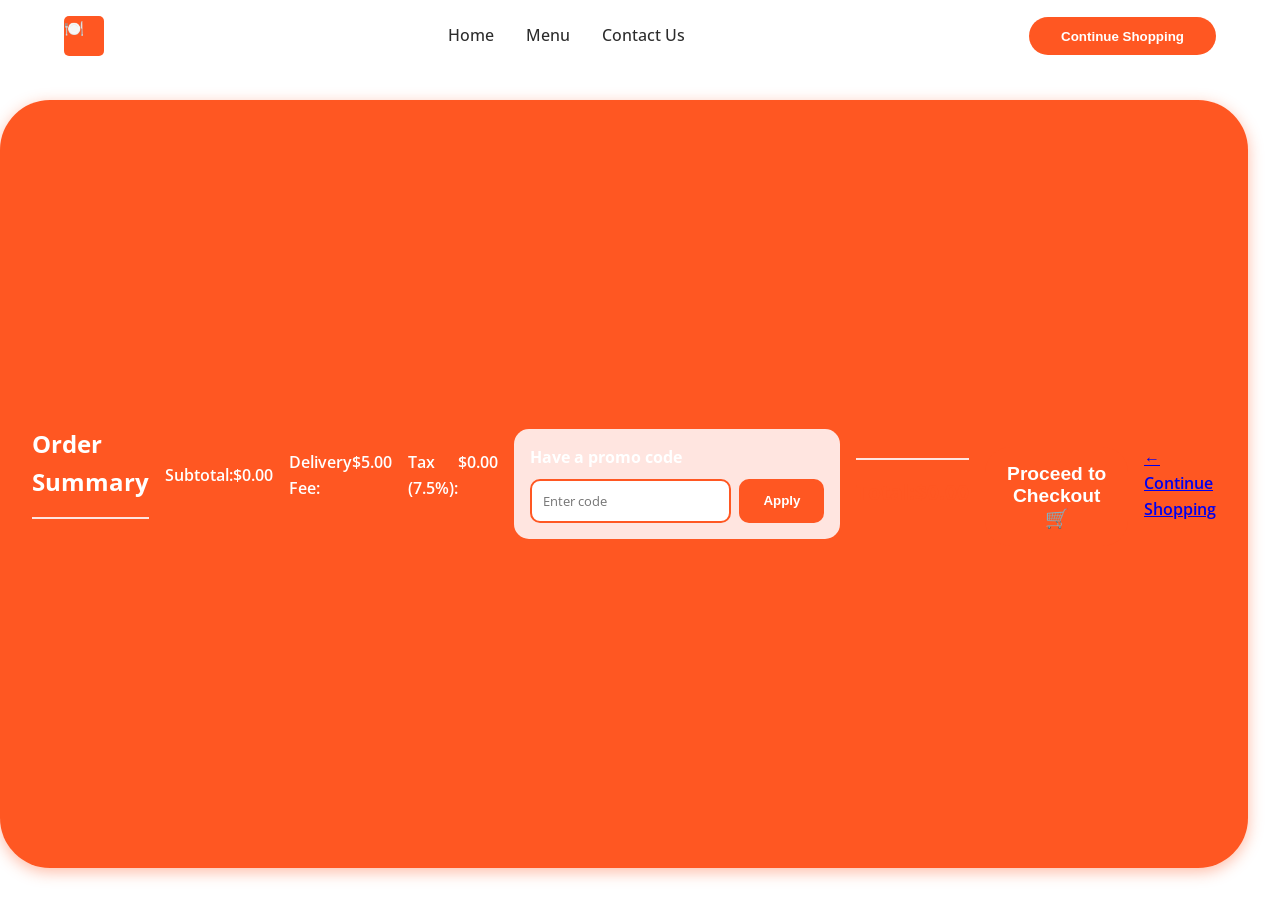
<file: cart.html>
<html lang="en">
<head>
    <meta charset="UTF-8">
    <meta name="viewport" content="width=device-width, initial-scale=1.0">
    <link rel="stylesheet" href="style.css">
    <link href="https://fonts.googleapis.com/css2?family=Open+Sans:ital,wght@0,300..800;1,300..800&display=swap" rel="stylesheet">
    <title>Shopping Cart - Party Jollof</title>
</head>
<body>
    <nav class="navbar">
        <div class="logo">🍽️</div>
        <ul class="nav-links">
            <li><a href="index.html">Home</a></li>
            <li><a href="menu.html">Menu</a></li>
            <li><a href="contact.html">Contact Us</a></li>
        </ul>
        <button class="order-btn" onclick="gotoMenu()">Continue Shopping</button>
    </nav>

    <section class="cart-hero">
        <h1>Your <span class="orange">Shopping Cart</span></h1>
        <p>Review your items and proceed to checkout</p>
    </section>

    <div class="cart-container">
        <div class="cart-items">
            <div class="cart-header">
                <h2>Cart Items (<span id="item-count">0</span>)</h2>
                <button class="clear-cart" onclick="clearCart()">Clear Cart</button>
            </div>
            <div class="cart-items-list">
                <!--Cart items will be inserted here-->
            </div>
        </div>

        <div class="cart-summary">
            <h2 class="summary-header">Order Summary</h2>
            <div class="summary-row">
                <span>Subtotal:</span>
                <span id="subtotal">$0.00</span>
            </div>
            <div class="summary-row">
                <span>Delivery Fee:</span>
                <span id="delivery">$5.00</span>
            </div>
            <div class="summary-row">
                <span>Tax (7.5%):</span>
                <span id="tax">$0.00</span>
            </div>

            <div class="promo-section">
                <strong>Have a promo code</strong>
                <div class="promo-input">
                    <input type="text" id="promo-code" placeholder="Enter code">
                    <button class="apply-btn" onclick="applyPromo()">Apply</button>
                </div>
            </div>

            <div class="summary-row total">
                <span>Total:</span>
                <span id="total">$0.00</span>
            </div>

            <button class="checkout-btn" id="checkout-btn" onclick="checkout()">
                Proceed to Checkout 🛒
            </button>
            <a href="menu.html" class="continue-shopping" onclick="gotoMenu()">← Continue Shopping</a>
        </div>
    </div>

    <script src="app.js"></script>
</body>
</file>
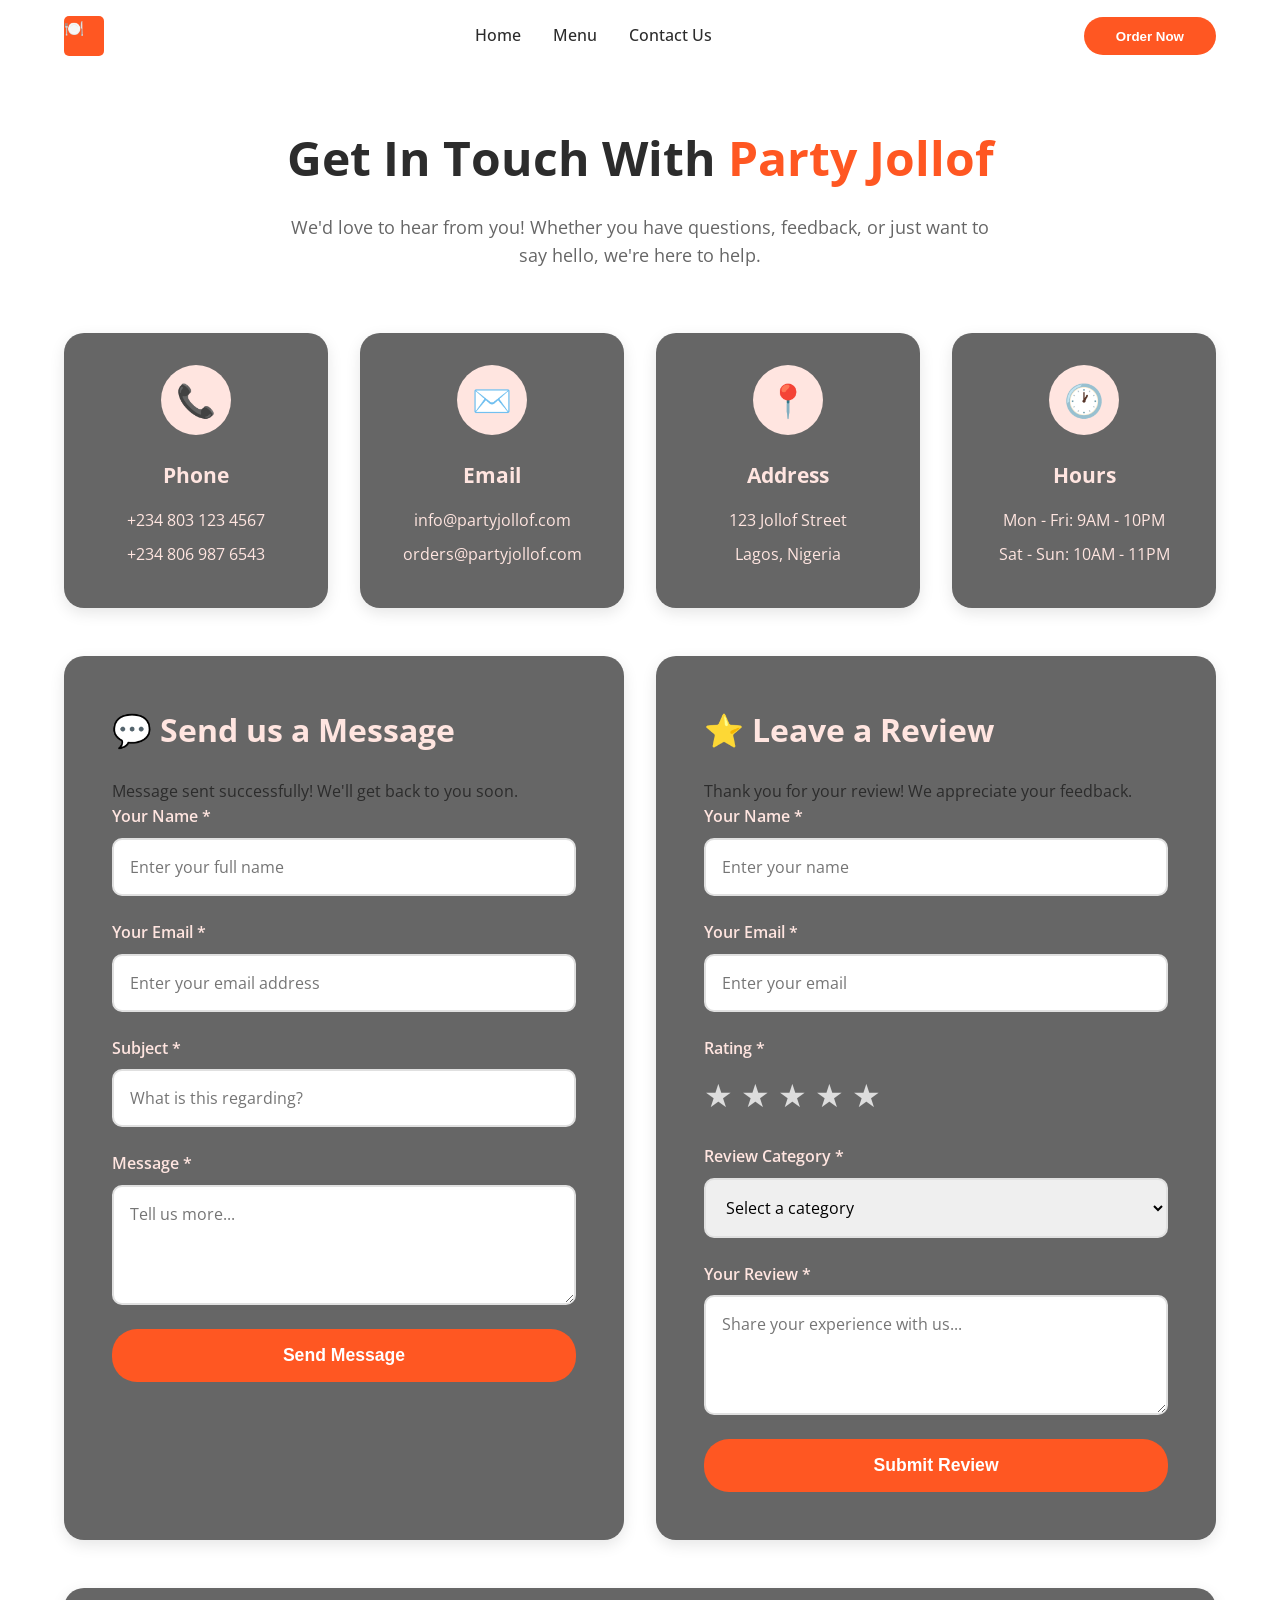
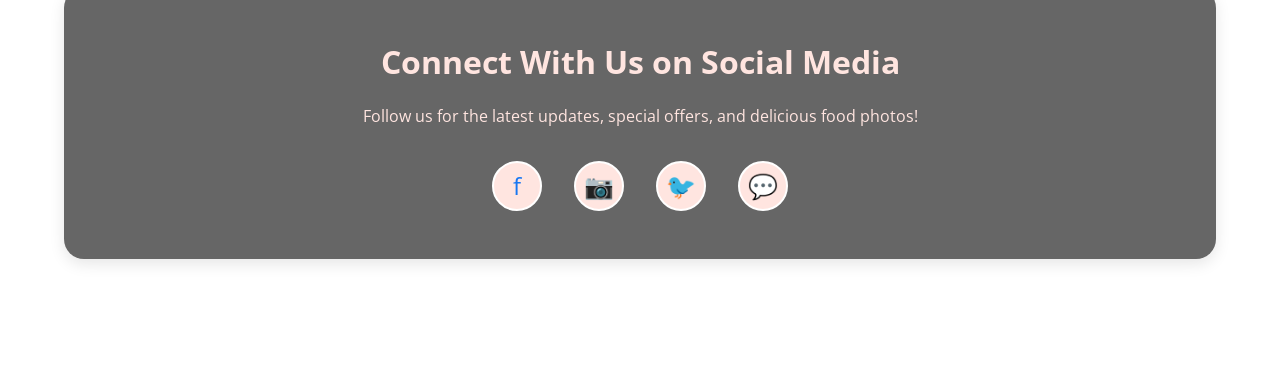
<file: contact.html>
<html lang="en">
<head>
    <meta charset="UTF-8">
    <meta name="viewport" content="width=device-width, initial-scale=1.0">
    <link rel="stylesheet" href="style.css">
    <link href="https://fonts.googleapis.com/css2?family=Open+Sans:ital,wght@0,300..800;1,300..800&display=swap" rel="stylesheet">
    <title>Contact Us - Party Jollof</title>
</head>
<body>
    <nav class="navbar">
        <div class="logo">🍽️</div>
        <ul class="nav-links">
            <li><a href="index.html">Home</a></li>
            <li><a href="menu.html">Menu</a></li>
            <li><a href="contact.html">Contact Us</a></li>
        </ul>
        <button class="order-btn" onclick="window.location.href='menu.html'">Order Now</button>
    </nav>
    
    <section class="contact-hero">
        <h1>Get In Touch With <span class="orange">Party Jollof</span></h1>
        <p>We'd love to hear from you! Whether you have questions, feedback, or just want to say hello, we're here to help.</p>
    </section>

    <div class="contact-container">
        <!-- Contact Info Cards -->
        <div class="contact-info-grid">
            <div class="info-card">
                <div class="info-icon">📞</div>
                <h3>Phone</h3>
                <p>+234 803 123 4567</p>
                <p>+234 806 987 6543</p>
            </div>

            <div class="info-card">
                <div class="info-icon">✉️</div>
                <h3>Email</h3>
                <p>info@partyjollof.com</p>
                <p>orders@partyjollof.com</p>
            </div>

            <div class="info-card">
                <div class="info-icon">📍</div>
                <h3>Address</h3>
                <p>123 Jollof Street</p>
                <p>Lagos, Nigeria</p>
            </div>

            <div class="info-card">
                <div class="info-icon">🕐</div>
                <h3>Hours</h3>
                <p>Mon - Fri: 9AM - 10PM</p>
                <p>Sat - Sun: 10AM - 11PM</p>
            </div>
        </div>

        <!-- Forms Section -->
        <div class="forms-section">
            <!-- Send Message Form -->
            <div class="form-card">
                <h2>💬 Send us a Message</h2>
                <div id="message-success" class="success-message">Message sent successfully! We'll get back to you soon.</div>
                <form id="messageForm">
                    <div class="form-group">
                        <label for="message-name">Your Name *</label>
                        <input type="text" id="message-name" required placeholder="Enter your full name">
                    </div>

                    <div class="form-group">
                        <label for="message-email">Your Email *</label>
                        <input type="email" id="message-email" required placeholder="Enter your email address">
                    </div>

                    <div class="form-group">
                        <label for="message-subject">Subject *</label>
                        <input type="text" id="message-subject" required placeholder="What is this regarding?">
                    </div>

                    <div class="form-group">
                        <label for="message-text">Message *</label>
                        <textarea id="message-text" required placeholder="Tell us more..."></textarea>
                    </div>

                    <button type="submit" class="submit-btn">Send Message</button>
                </form>
            </div>

             <!-- Review Form -->
            <div class="form-card">
                <h2>⭐ Leave a Review</h2>
                <div id="review-success" class="success-message">Thank you for your review! We appreciate your feedback.</div>
                <form id="reviewForm">
                    <div class="form-group">
                        <label for="review-name">Your Name *</label>
                        <input type="text" id="review-name" required placeholder="Enter your name">
                    </div>

                    <div class="form-group">
                        <label for="review-email">Your Email *</label>
                        <input type="email" id="review-email" required placeholder="Enter your email">
                    </div>

                    <div class="form-group">
                        <label>Rating *</label>
                        <div class="rating-stars" id="ratingStars">
                            <span class="star" data-rating="1">★</span>
                            <span class="star" data-rating="2">★</span>
                            <span class="star" data-rating="3">★</span>
                            <span class="star" data-rating="4">★</span>
                            <span class="star" data-rating="5">★</span>
                        </div>
                        <input type="hidden" id="rating-value" required>
                    </div>

                    <div class="form-group">
                        <label for="review-category">Review Category *</label>
                        <select id="review-category" required>
                            <option value="">Select a category</option>
                            <option value="food-quality">Food Quality</option>
                            <option value="delivery">Delivery Service</option>
                            <option value="customer-service">Customer Service</option>
                            <option value="value">Value for Money</option>
                            <option value="overall">Overall Experience</option>
                        </select>
                    </div>

                    <div class="form-group">
                        <label for="review-text">Your Review *</label>
                        <textarea id="review-text" required placeholder="Share your experience with us..."></textarea>
                    </div>

                    <button type="submit" class="submit-btn">Submit Review</button>
                </form>
            </div>
        </div>
        
        <!-- Social Media Section -->
        <div class="social-section">
            <h3>Connect With Us on Social Media</h3>
            <p>Follow us for the latest updates, special offers, and delicious food photos!</p>
            <div class="social-icons">
                <a href="#" class="social-icon facebook" title="Facebook">
                    <span>f</span>
                </a>
                <a href="#" class="social-icon instagram" title="Instagram">
                    <span>📷</span>
                </a>
                <a href="#" class="social-icon twitter" title="Twitter">
                    <span>🐦</span>
                </a>
                <a href="#" class="social-icon whatsapp" title="WhatsApp">
                    <span>💬</span>
                </a>
            </div>
        </div>        
    </div> 
    
    <script src="app.js"></script>
</body>
</html>
</file>
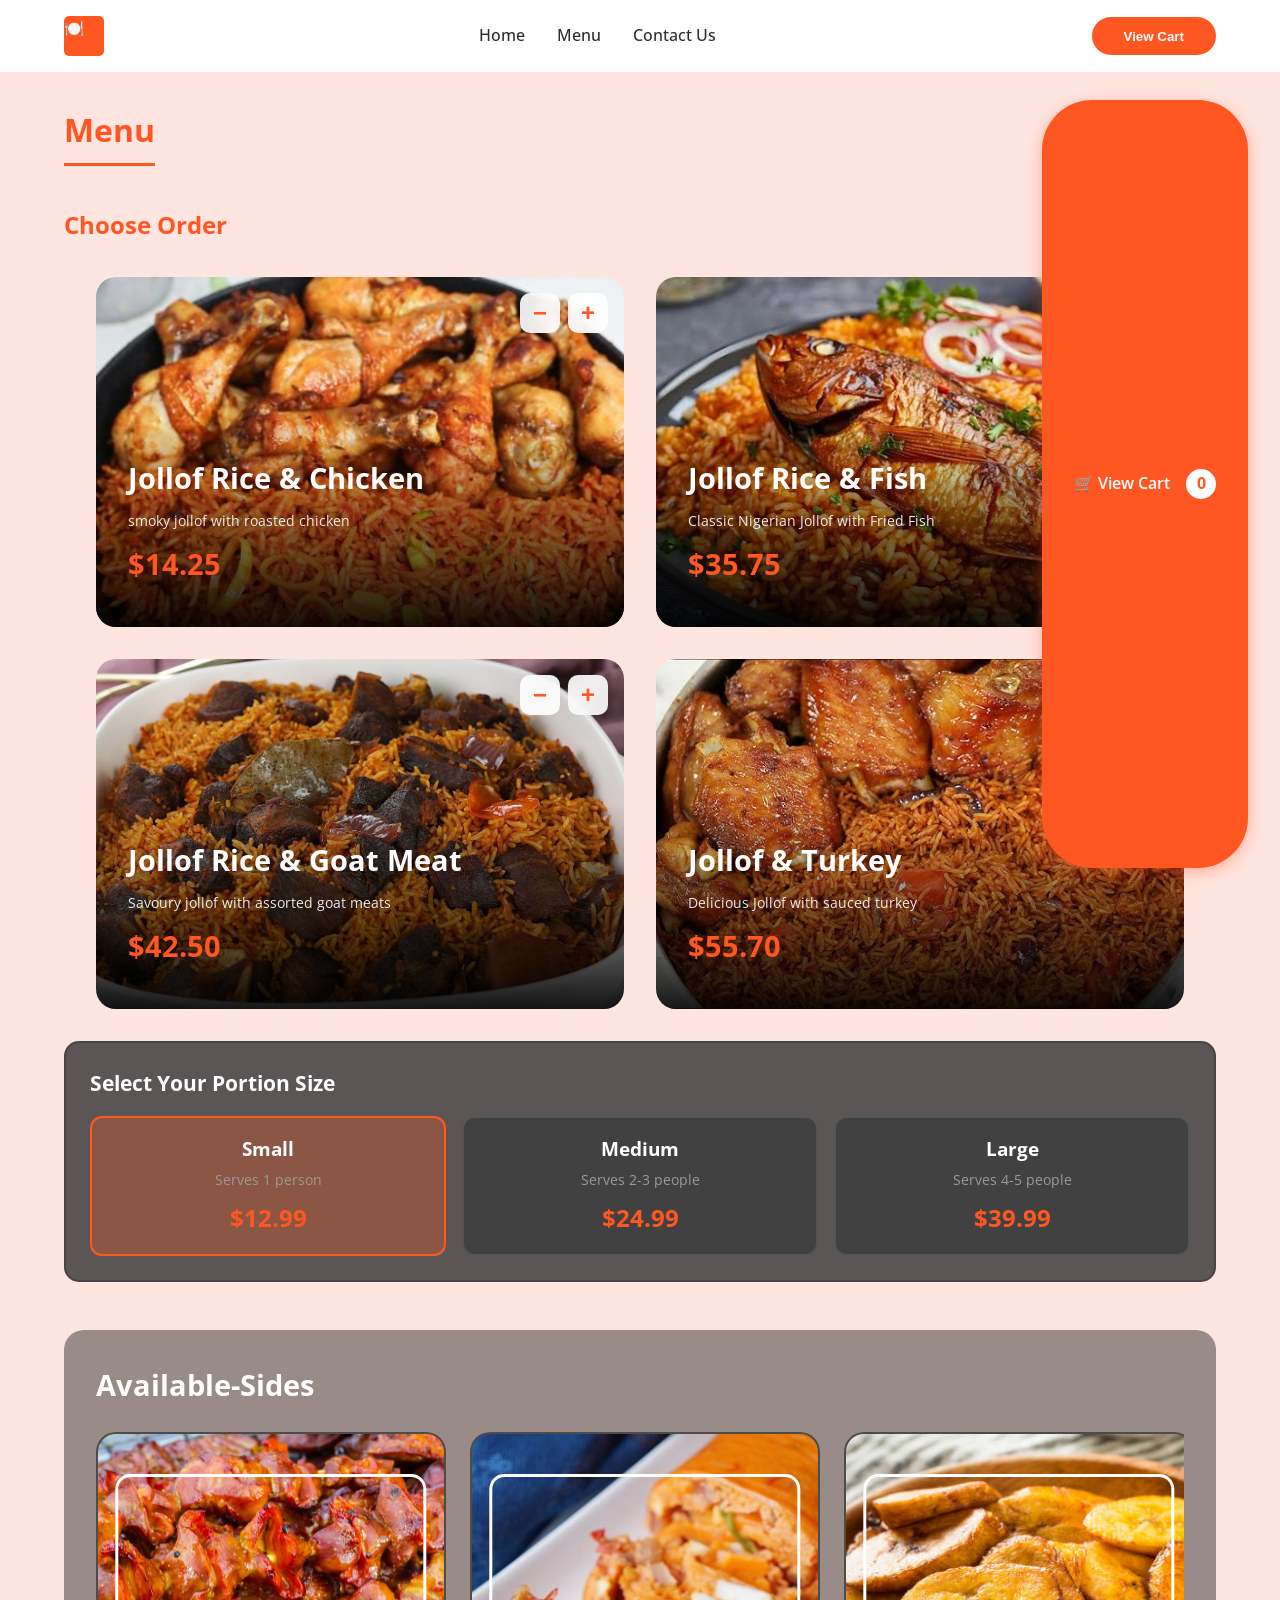
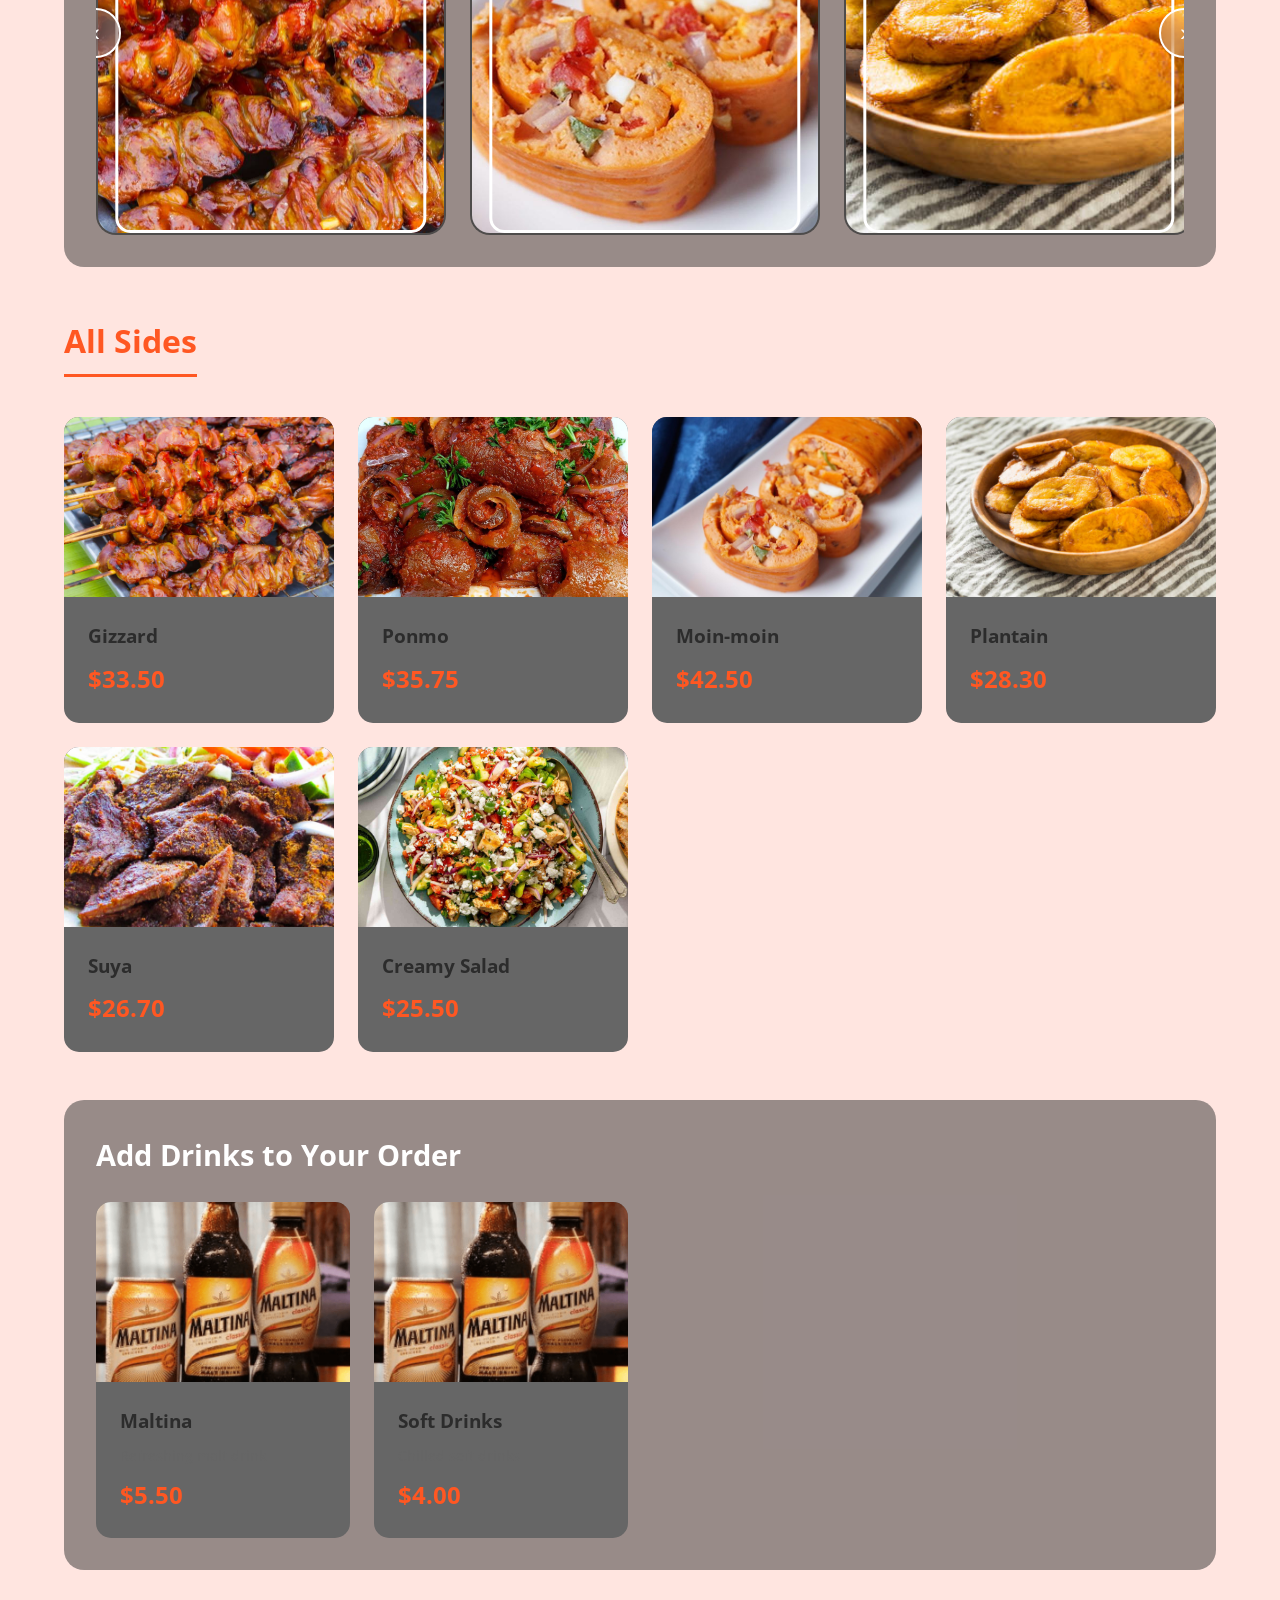
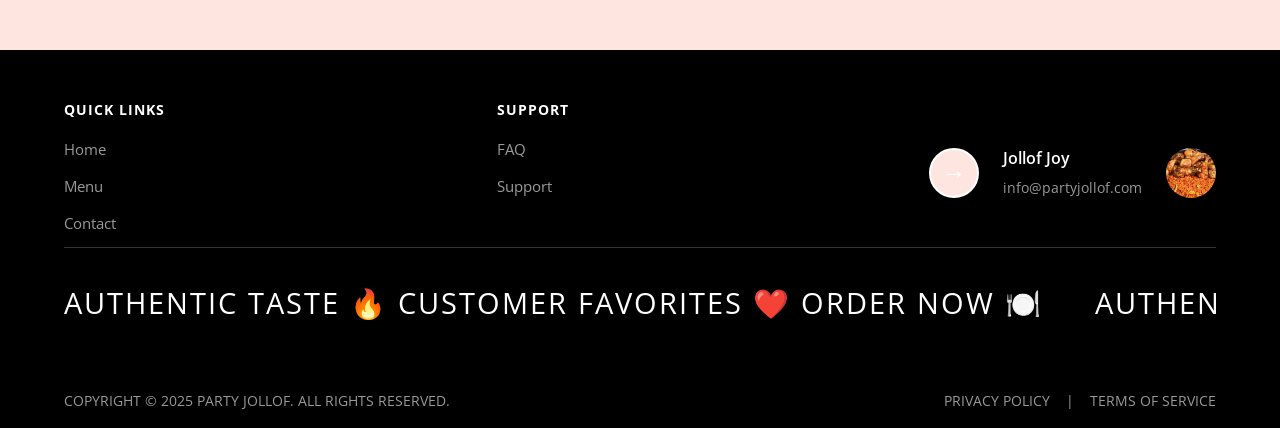
<file: menu.html>
<html lang="en">
<head>
    <meta charset="UTF-8">
    <meta name="viewport" content="width=device-width, initial-scale=1.0">
    <link rel="stylesheet" href="style.css">
    <link href="https://fonts.googleapis.com/css2?family=Open+Sans:ital,wght@0,300..800;1,300..800&display=swap" rel="stylesheet">
    <title>Menu - Party Jollof</title>
</head>
<body style="background: #2a2a2a;">
    <!--Nav Bar-->
    <nav class="navbar">
        <div class="logo">🍽️</div>
        <ul class="nav-links">
            <li><a href="index.html">Home</a></li>
            <li><a href="menu.html">Menu</a></li>
            <li><a href="contact.html">Contact Us</a></li>
        </ul>
        <button class="order-btn" onclick="viewCart()">View Cart</button>
    </nav>

    <div class="menu-container">
        <!--Menu Header-->
        <section class="section-header">
            <h2>Menu</h2>
        </section>

        <!--Main Course Section-->
        <section class="main-course-section">
            <h3 class="section-header" style="color: var(--primary-orange); font-size: 1.5rem; margin-bottom: 1rem;">Choose Order</h3>

            <div class="course-grid">
                <div class="course-card" data-item="chicken-jollof">
                    <img src="images/jollof and chicken.jpg" alt="Jollof Rice & Chicken">
                    <div class="cart-controls">
                        <button class="cart-btn" onclick="decreaseItem(event, 'chicken-jollof')">−</button>
                        <div class="item-quantity" id="chicken-jollof-qty">0</div>
                        <button class="cart-btn" onclick="increaseItem(event, 'chicken-jollof', 14.25)">+</button>
                    </div>
                    <div class="course-overlay">
                        <h3>Jollof Rice & Chicken</h3>
                        <p>smoky jollof with roasted chicken</p>
                        <p class="price">$14.25</p>
                    </div>
                </div>

                <div class="course-card" data-item="fish-jollof">
                    <img src="images/jollof and fish.jpeg" alt="Jollof Rice & Fish">
                    <div class="cart-controls">
                        <button class="cart-btn" onclick="decreaseItem(event, 'fish-jollof')">−</button>
                        <div class="item-quantity" id="fish-jollof-qty">0</div>
                        <button class="cart-btn" onclick="increaseItem(event, 'fish-jollof', 35.75)">+</button>
                    </div>
                    <div class="course-overlay">
                        <h3>Jollof Rice & Fish</h3>
                        <p>Classic Nigerian Jollof with Fried Fish</p>
                        <p class="price">$35.75</p>
                    </div>
                </div>

                <div class="course-card" data-item="goat-jollof">
                    <img src="images/jollof and goat.jpg" alt="Jollof Rice & Goat Meat">
                    <div class="cart-controls">
                        <button class="cart-btn" onclick="decreaseItem(event, 'goat-jollof')">−</button>
                        <div class="item-quantity" id="goat-jollof-qty">0</div>
                        <button class="cart-btn" onclick="increaseItem(event, 'goat-jollof', 42.50)">+</button>
                    </div>
                    <div class="course-overlay">
                        <h3>Jollof Rice & Goat Meat</h3>
                        <p>Savoury jollof with assorted goat meats</p>
                        <p class="price">$42.50</p>
                    </div>
                </div>

                <div class="course-card" data-item="turkey-jollof">
                    <img src="images/jollof and turkey.jpg" alt="Jollof & Turkey">
                    <div class="cart-controls">
                        <button class="cart-btn" onclick="decreaseItem(event, 'turkey-jollof')">−</button>
                        <div class="item-quantity" id="turkey-jollof-qty">0</div>
                        <button class="cart-btn" onclick="increaseItem(event, 'turkey-jollof', 55.70)">+</button>
                    </div>
                    <div class="course-overlay">
                        <h3>Jollof & Turkey</h3>
                        <p>Delicious Jollof with sauced turkey</p>
                        <p class="price">$55.70</p>
                    </div>
                </div>
            </div>

            <!--Portion Size Selector-->
            <div class="portion-size-box">
                <h3>Select Your Portion Size</h3>
                <div class="portion-options">
                    <div class="portion-option active" onclick="selectPortion(this, 'small')">
                        <h4>Small</h4>
                        <p class="serves">Serves 1 person</p>
                        <p class="price">$12.99</p>
                    </div>
                    <div class="portion-option" onclick="selectPortion(this, 'medium')">
                        <h4>Medium</h4>
                        <p class="serves">Serves 2-3 people</p>
                        <p class="price">$24.99</p>
                    </div>
                    <div class="portion-option" onclick="selectPortion(this, 'large')">
                        <h4>Large</h4>
                        <p class="serves">Serves 4-5 people</p>
                        <p class="price">$39.99</p>
                    </div>
                </div>
            </div>
        </section>

        <!--Available Sides Carousel-->
        <section class="sides-carousel">
            <h3 class="carousel-header">Available-Sides</h3>
            <div class="carousel-container">
                <button class="carousel-nav prev" onclick="slideCarousel(-1)">‹</button>
                <button class="carousel-nav next" onclick="slideCarousel(1)">›</button>

                <div class="carousel-track" id="carouselTrack">
                    <div class="side-card">
                        <div class="side-card-image">
                            <img src="images/Gizzard.jpg" alt="Gizzard">
                            <div class="side-card-border"></div>
                        </div>
                        <div class="side-card-content">
                            <h4>Gizzard</h4>
                            <p class="price">$33.50</p>
                        </div>
                    </div>

                    <div class="side-card">
                        <div class="side-card-image">
                            <img src="images/moin moin.jpg" alt="Moin-moin">
                            <div class="side-card-border"></div>
                        </div>
                        <div class="side-card-content">
                            <h4>Moin-moin</h4>
                            <p class="price">$42.50</p>
                        </div>
                    </div>

                    <div class="side-card">
                        <div class="side-card-image">
                            <img src="images/plantain.jpg" alt="Plantain">
                            <div class="side-card-border"></div>
                        </div>
                        <div class="side-card-content">
                            <h4>Plantain</h4>
                            <p class="price">$28.30</p>
                        </div>
                    </div>

                    <div class="side-card">
                        <div class="side-card-image">
                            <img src="images/ponmo.jpg" alt="Ponmo">
                            <div class="side-card-border"></div>
                        </div>
                        <div class="side-card-content">
                            <h4>Ponmo</h4>
                            <p class="price">$35.75</p>
                        </div>
                    </div>

                    <div class="side-card">
                        <div class="side-card-image">
                            <img src="images/suya.jpg" alt="Suya">
                            <div class="side-card-border"></div>
                        </div>
                        <div class="side-card-content">
                            <h4>Suya</h4>
                            <p class="price">$26.70</p>
                        </div>
                    </div>

                    <div class="side-card">
                        <div class="side-card-image">
                            <img src="images/salad.jpg" alt="Creamy Salad">
                            <div class="side-card-border"></div>
                        </div>
                        <div class="side-card-content">
                            <h4>Creamy Salad</h4>
                            <p class="price">$25.50</p>
                        </div>
                    </div>
                </div>
            </div>
        </section>

        <!--Sides Grid Section-->
        <section class="sides-grid-section">
            <div class="section-header">
                <h2>All Sides</h2>
            </div>

            <div class="sides-grid">
                <div class="side-grid-card">
                    <div class="side-grid-image">
                        <img src="images/Gizzard.jpg" alt="Gizzard">
                    </div>
                    <div class="side-grid-content">
                        <h4>Gizzard</h4>
                        <p class="price">$33.50</p>
                    </div>
                </div>

                <div class="side-grid-card">
                    <div class="side-grid-image">
                        <img src="images/ponmo.jpg" alt="Ponmo">
                    </div>
                    <div class="side-grid-content">
                        <h4>Ponmo</h4>
                        <p class="price">$35.75</p>
                    </div>
                </div>

                <div class="side-grid-card">
                    <div class="side-grid-image">
                        <img src="images/moin moin.jpg" alt="Moin-moin">
                    </div>
                    <div class="side-grid-content">
                        <h4>Moin-moin</h4>
                        <p class="price">$42.50</p>
                    </div>
                </div>

                <div class="side-grid-card">
                    <div class="side-grid-image">
                        <img src="images/plantain.jpg" alt="Plantain">
                    </div>
                    <div class="side-grid-content">
                        <h4>Plantain</h4>
                        <p class="price">$28.30</p>
                    </div>
                </div>

                <div class="side-grid-card">
                    <div class="side-grid-image">
                        <img src="images/suya.jpg" alt="Suya">
                    </div>
                    <div class="side-grid-content">
                        <h4>Suya</h4>
                        <p class="price">$26.70</p>
                    </div>
                </div>

                <div class="side-grid-card">
                    <div class="side-grid-image">
                        <img src="images/salad.jpg" alt="Creamy Salad">
                    </div>
                    <div class="side-grid-content">
                        <h4>Creamy Salad</h4>
                        <p class="price">$25.50</p>
                    </div>
                </div>
            </div>
        </section>

        <!--Drinks Section-->
        <section class="drinks-section">
            <h3 class="drinks-header">Add Drinks to Your Order</h3>
            <div class="sides-grid">
                <div class="side-grid-card">
                    <div class="side-grid-image">
                        <img src="images/maltina.jpg" alt="Maltina">
                    </div>
                    <div class="side-grid-content">
                        <h4>Maltina</h4>
                        <p style="color: var(--gray-text); font-size: 0.9rem; margin-bottom: 0.5rem;">Refreshing malt drink</p>
                        <p class="price">$5.50</p>
                    </div>
                </div>

                <div class="side-grid-card">
                    <div class="side-grid-image">
                        <img src="images/maltina.jpg" alt="Soft Drinks">
                    </div>
                    <div class="side-grid-content">
                        <h4>Soft Drinks</h4>
                        <p style="color: var(--gray-text); font-size: 0.9rem; margin-bottom: 0.5rem;">Chilled soft drinks</p>
                        <p class="price">$4.00</p>
                    </div>
                </div>
            </div>
        </section>
    </div>

    <div class="cart-summary" onclick="viewCart()">
        <span>🛒 View Cart</span>
        <div class="cart-count" id="cart-count">0</div>
    </div>

    <footer class="footer">
        <div class="footer-content">
            <div class="footer-top">
                <div class="footer-columns">
                    <div class="footer-column">
                        <h4>QUICK LINKS</h4>
                        <ul>
                            <li><a href="index.html">Home</a></li>
                            <li><a href="menu.html">Menu</a></li>
                            <li><a href="contact.html">Contact</a></li>
                        </ul>
                    </div>
                    <div class="footer-column">
                        <h4>SUPPORT</h4>
                        <ul>
                            <li><a href="#faq">FAQ</a></li>
                            <li><a href="#support">Support</a></li>
                        </ul>
                    </div>
                </div>
                <div class="footer-social">
                    <div class="social-icon">→</div>
                    <div class="footer-contact">
                        <p class="footer-brand">Jollof Joy</p>
                        <a href="mailto:info@partyjollof.com" class="footer-email">info@partyjollof.com</a>
                    </div>
                    <div class="footer-profile">
                        <img src="images/jollof and chicken.jpg" alt="Profile">
                    </div>
                </div>
            </div>

            <div class="footer-marquee">
                <div class="marquee-container">
                    <div class="marquee-content">
                        <span class="marquee-text">AUTHENTIC TASTE 🔥 CUSTOMER FAVORITES ❤️ ORDER NOW 🍽️</span>
                        <span class="marquee-text">AUTHENTIC TASTE 🔥 CUSTOMER FAVORITES ❤️ ORDER NOW 🍽️</span>
                        <span class="marquee-text">AUTHENTIC TASTE 🔥 CUSTOMER FAVORITES ❤️ ORDER NOW 🍽️</span>
                    </div>
                </div>
            </div>

            <div class="footer-bottom">
                <p>COPYRIGHT © 2025 PARTY JOLLOF. ALL RIGHTS RESERVED.</p>
                <div class="footer-links">
                    <a href="#privacy">PRIVACY POLICY</a>
                    <span>|</span>
                    <a href="#terms">TERMS OF SERVICE</a>
                </div>
            </div>
        </div>

       <!-- <button class="chat-button">
            <span class="chat-text">New</span>
            <span class="chat-icon">💬</span>
        </button>
    </footer> -->

    <script src="app.js"></script>
</body>
</html>
</file>
<file: style.css>
:root {
    --primary-orange: #ff5722;
    --light-orange: #ffe5e0;
    --dark-text: #2c2c2c;
    --gray-text: #666;
    --white: #fff;
    --dark-bg: #2a2a2a;
}

* {
    margin: 0;
    padding: 0;
    outline: none;
    box-sizing: border-box;
}

body {
    font-family: 'Open Sans', 'sans serif';
    line-height: 1.6;
    color: var(--dark-text)
}

.navbar {
    display: flex;
    justify-content: space-between;
    align-items: center;
    padding: 1rem 5%;
    background: var(--white);
    box-shadow: 0 2px 5px rgba(0,0,0,0,1);
    position: sticky;
    top: 0;
    z-index: 1000;
}

.logo {
    width: 40px;
    height: 40px;
    background: var(--primary-orange);
    border-radius: 5px;
}

.nav-links {
    display: flex;
    gap: 2rem;
    list-style: none;
}

.nav-links a {
    text-decoration: none;
    color: var(--dark-text);
    font-weight: 500;
}

.order-btn {
    background: var(--primary-orange);
    color: var(--white);
    padding: 0.7rem 2rem;
    border: none;
    border-radius: 25px;
    cursor: pointer;
    font-weight: 600;
    transition: transform 0.3s;
}

.order-btn:hover{
    transform: translateY(-2px);
}

.cart-hero {
    text-align: center;
    padding: 3rem 5% 2rem;
    background: var(--white);
}

.cart-hero h1 {
    font-size: 2.5rem;
    margin-bottom: 0.5rem;
}

.cart-hero .orange {
    color: var(--primary-orange);
}

.cart-hero p {
    color: var(--gray-text);
    font-size: 1rem;
}

.cart-container {
    max-width: 1400px;
    margin: 2rem auto;
    padding: 0 5%;
    display: grid;
    grid-template-columns: 1fr 400px;
    gap: 2rem;
    align-items: start;
}

.cart-items {
    background: var(--white);
    border-radius: 20px;
    padding: 2rem;
    box-shadow: 0 5px 15px rgba(0,0,0,0.1);
}

.cart-header {
    display: flex;
    justify-content: space-between;
    align-items: center;
    margin-bottom: 2rem;
    padding-bottom: 1rem;
    border-bottom: 2px solid var(--light-orange);
}

.cart-header h2 {
    font-size: 1.8rem;
    color: var(--dark-text);
}

.clear-cart {
    background: transparent;
    color: var(--primary-orange);
    border: 2px solid var(--primary-orange);
    padding: 0.5rem 1.5rem;
    border-radius: 20px;
    cursor: pointer;
    font-weight: 600;
    transition: all 0.3s;
}

.clear-cart:hover {
    background: var(--primary-orange);
    color: var(--white);
}

.cart-item {
    display: grid;
    grid-template-columns: 120px 1fr auto;
    gap: 1.5rem;
    padding: 1.5rem;
    margin-bottom: 1rem;
    background: var(--light-orange);
    border-radius: 15px;
    align-items: center;
    transition: all 0.3s;
}

.cart-item:hover {
    transform: translateX(5px);
    box-shadow: 0 5px 15px rgba(255, 87, 34, 0.2);
}

.item-image {
    width: 120px;
    height: 120px;
    border-radius: 15px;
    overflow: hidden;
    background: var(--dark-bg);
}

.item-image img {
    width: 100%;
    height: 100%;
    object-fit: cover;
}

.item-details h3 {
    font-size: 1.3rem;
    margin-bottom: 0.5rem;
    color: var(--dark-text);
}

.item-details p {
    color: var(--gray-text);
    font-size: 0.9rem;
    margin-bottom: 0.5rem;
}

.item-price {
    color: var(--primary-orange);
    font-size: 1.5rem;
    font-weight: 700;
    margin-top: 0.5rem;
}

.item-controls {
    display: flex;
    flex-direction: column;
    gap: 1rem;
    align-items: center;
}

.quantity-controls {
    display: flex;
    align-items: center;
    gap: 0.5rem;
    background: var(--white);
    padding: 0.5rem;
    border-radius: 25px;
}

.qty-btn {
    width: 35px;
    height: 35px;
    border: none;
    background: var(--primary-orange);
    color: var(--white);
    border-radius: 50%;
    cursor: pointer;
    font-size: 1.5rem;
    font-weight: 700;
    display: flex;
    align-items: center;
    justify-content: center;
    transition: all 0.3s;
}

.qty-btn:hover {
    transform: scale(1.1);
    background: var(--primary-orange);
}

.qty-display {
    min-width: 40px;
    text-align: center;
    font-weight: 700;
    font-size: 1.1rem;
    color: var(--dark-text);
}

.remove-btn {
    background: transparent;
    border: none;
    color: #f44336;
    cursor: pointer;
    font-size: 1.5rem;
    transition: all 0.3s;
}

.empty-cart {
    text-align: center;
    padding: 4rem 2rem;
}

.empty-cart-icon {
    font-size: 5rem;
    margin-bottom: 1rem;
    opacity: 0.3;
}

.cart-summary {
    background: var(--white);
    border-radius: 20px;
    padding: 2rem;
    box-shadow: 0 5px 15px rgba(0,0,0,0.1);
    position: sticky;
    top: 100px;
}

.summary-header {
    font-size: 1.5rem;
    margin-bottom: 1.5rem;
    padding-bottom: 1rem;
    border-bottom: 2px solid var(--light-orange);
}

.summary-row {
    display: flex;
    justify-content: space-between;
    margin-bottom: 1rem;
    font-size: 1rem;
}

.summary-row.total {
    font-size: 1.3rem;
    font-weight: 700;
    color: var(--primary-orange);
    padding-top: 1rem;
    border-top: 2px solid var(--light-orange);
    margin-top: 1rem;
}

.promo-section {
    margin: 1.5rem 0;
    padding: 1rem;
    background: var(--light-orange);
    border-radius: 15px;
}

.promo-input {
    display: flex;
    gap: 0.5rem;
    margin-top: 0.5rem;
}

.promo-input input {
    flex: 1;
    padding: 0.7rem;
    border: 2px solid var(--primary-orange);
    border-radius: 10px;
    font-family: 'Open Sans', sans-serif;
}

.apply-btn {
    background: var(--primary-orange);
    color: var(--white);
    padding: 0.7rem 1.5rem;
    border: none;
    border-radius: 10px;
    cursor: pointer;
    font-weight: 600;
    white-space: nowrap;
}

.checkout-btn {
    width: 100%;
    background: var(--primary-orange);
    color: var(--white);
    padding: 1rem;
    border: none;
    border-radius: 25px;
    font-size: 1.2rem;
    font-weight: 700;
    cursor: pointer;
    margin-top: 1.5rem;
    transition: 0.3s;
}

.checkout-btn:hover {
    transform: translateY(-2px);
    box-shadow: 0 5px 15px rgba(255,87,34,0.3);
}

.checkout-btn:disabled {
    background: var(--gray-text);
    cursor: not-allowed;
    transform: none;
}

.comtinue-shopping {
    display: block;
    text-align: center;
    margin-top: 1rem;
    color: var(--primary-orange);
    text-decoration: none;
    font-weight: 600;
}

@media (max-width: 1024px) {
    .cart-container {
        grid-template-columns: 1fr;
    }

    .cart-summary {
        position: static;
    }
}

@media (max-width: 768px) {
    .cart-item {
        grid-template-columns: 80px 1fr;
        gap: 1rem;
    }

    .item-controls {
        grid-column: 2;
        flex-direction: row;
        justify-content: space-between;
    }

    .nav-links {
        display: none;
    }

    .cart-hero h1 {
        font-size: 1.8rem;
    }
}

.contact-hero {
    text-align: center;
        padding: 3rem 5% 2rem;
}

.contact-hero h1 {
    font-size: 3rem;
    color: var(--dark-text);
    margin-bottom: 1rem;
}

.contact-hero .orange {
    color: var(--primary-orange);
}

.contact-hero p {
    font-size: 1.1rem;
    color: var(--gray-text);
    max-width: 700px;
    margin: 0 auto;
}

.contact-container {
    max-width: 1400px;
    margin: 0 auto;
    padding: 2rem 5% 4rem;
}

.contact-info-grid {
    display: grid;
    grid-template-columns: repeat(4, 1fr);
    gap: 2rem;
    margin-bottom: 3rem;
}

.info-card {
    background: var(--gray-text);
    padding: 2rem;
    border-radius: 20px;
    text-align: center;
    box-shadow: 0 5px 15px rgba(0,0,0,0.1);
    transition: all 0.3s;
}

.info-card:hover {
    transform: translateY(-10px);
    box-shadow: 0 10px 25px rgba(255, 87, 34, 0.2);
}

.info-icon {
    width: 70px;
    height: 70px;
    background: var(--light-orange);
    border-radius: 50%;
    display: flex;
    align-items: center;
    justify-content: center;
    margin: 0 auto 1.5rem;
    font-size: 2rem;
}

.info-card h3 {
    color: var(--light-orange);
    font-size: 1.3rem;
    margin-bottom: 1rem;
}

.info-card p {
    color: var(--light-orange);
    font-size: 1rem;
    margin: 0.5rem 0;
}

.forms-section {
    display: grid;
    grid-template-columns: 1fr 1fr;
    gap: 2rem;
    margin-bottom: 3rem;
}

.form-card {
    background: var(--gray-text);
    padding: 3rem;
    border-radius: 20px;
    box-shadow: 0 5px 15px rgba(0,0,0,0.1);
}

.form-card h2 {
    color: var(--light-orange);
    font-size: 2rem;
    margin-bottom: 1.5rem;
    display: flex;
    align-items: center;
    gap: 0.5rem;
}

.form-group {
    margin-bottom: 1.5rem;
}

.form-group label {
    display: block;
    color: var(--light-orange);
    font-weight: 600;
    margin-bottom: 0.5rem;
}

.form-group input,
.form-group textarea,
.form-group select {
    width: 100%;
    padding: 1rem;
    border: 2px solid #e0e0e0;
    border-radius: 10px;
    font-family: 'Open Sans', sans-serif;
    font-size: 1rem;
    transition: all 0.3s;
}

.form-group input:focus,
.form-group textarea:focus,
.form-group select:focus {
    outline: none;
    border-color: var(--primary-orange);
    box-shadow: 0 0 0 3px rgba(255, 87, 34, 0.1);
}

.form-group textarea {
    min-height: 120px;
    resize: vertical;
}

.rating-stars {
    display: flex;
    gap: 0.5rem;
    font-size: 2rem;
    margin-bottom: 1rem;
}

.star {
    cursor: pointer;
    color: #ddd;
    transition: all 0.2s;
}

.star:hover,
.star.active {
    color: #FFC107;
    transform: scale(1.2);
}

.submit-btn {
    background: var(--primary-orange);
    color: var(--white);
    padding: 1rem 3rem;
    border: none;
    border-radius: 25px;
    font-size: 1.1rem;
    font-weight: 600;
    cursor: pointer;
    width: 100%;
    transition: all 0.3s;
}

.submit-btn:hover {
    background: #e64a19;
    transform: translateY(-2px);
    box-shadow: 0 5px 15px rgba(255, 87, 34, 0.3);
}

.social-section {
    background: var(--gray-text);
    padding: 3rem;
    border-radius: 20px;
    text-align: center;
    box-shadow: 0 5px 15px rgba(0,0,0,0.1);
    margin-bottom: 3rem;
}

.social-section h3 {
    color: var(--light-orange);
    font-size: 2rem;
    margin-bottom: 1rem;
}

.social-section p {
    color: var(--light-orange);
    margin-bottom: 2rem;
}

.social-icons {
    display: flex;
    justify-content: center;
    gap: 2rem;
    flex-wrap: wrap;
}

.social-icon {
    width: 60px;
    height: 60px;
    background: var(--light-orange);
    border-radius: 50%;
    display: flex;
    align-items: center;
    justify-content: center;
    font-size: 1.8rem;
    cursor: pointer;
    transition: all 0.3s;
    text-decoration: none;
}

.social-icon.facebook {
    color: #1877F2;
    }

.social-icon.instagram {
    color: #E4405F;
}

.social-icon.twitter {
    color: #1DA1F2;
}

.social-icon.whatsapp {
    color: #25D366;
}

.social-icon:hover {
    transform: scale(1.2) rotate(5deg);
    box-shadow: 0 5px 15px rgba(0,0,0,0.2);
}


.menu-container {
    max-width: 1400px;
    margin: 0 auto;
    padding: 2rem 5%;
    background: var(--light-orange);
}

.section-header {
    margin-bottom: 2rem;
    color: var(--primary-orange);
}

.section-header h2 {
    font-size: 2rem;
    margin-bottom: 0.5rem;
    border-bottom: 3px solid var(--primary-orange);
    display: inline-block;
    padding-bottom: 0.5rem;
}

.section-header p {
    color: #999;
    font-size: 1rem;
}

/* Main Course section */
.main-course-section {
    margin-bottom: 3rem;
}

.course-grid {
    display: grid;
    grid-template-columns: repeat(2, 1fr);
    gap: 2rem;
    margin: 2rem;
}

.course-card {
    position: relative;
    border-radius: 20px;
    overflow: hidden;
    height: 350px;
    cursor: pointer;
    transition: all 0.3s;
}

.course-card:hover {
    transform: translateY(-5px);
    box-shadow: 0 10px 30px rgba(255, 87, 34, 0.3)
}

.course-card img {
    width: 100%;
    height: 100%;
    object-fit: cover;
}

.course-overlay {
    position: absolute;
    bottom: 0;
    left: 0;
    right: 0;
    background: linear-gradient(to top, rgba(0,0,0,0.9), transparent);
    padding: 2rem;
    color: var(--white);
}

.course-card h3 {
    font-size: 1.8rem;
    margin-bottom: 0.5rem;
}

.course-card p {
    font-size: 0.9rem;
    margin-bottom: 0.5rem;
    color: rgba(255,255,255,0.9);
}

.course-card .price {
    font-size: 1.8rem;
    font-weight: 700;
    color: var(--primary-orange);
}

.cart-controls {
    position: absolute;
    top: 1rem;
    right: 1rem;
    display: flex;
    gap: 0.5rem;
    align-items: center;
    z-index: 10;
}

.cart-btn {
    width: 40px;
    height: 40px;
    background: rgba(255,255,255,0.9);
    backdrop-filter: blur(10px);
    border: none;
    border-radius: 10px;
    display: flex;
    align-items: center;
    justify-content: center;
    cursor: pointer;
    font-size: 1.5rem;
    font-weight: 700;
    color: var(--primary-orange);
    transition: all 0.3s;
}

.cart-btn:hover {
    background: var(--primary-orange);
    color: var(--white);
    transform: scale(1.1);
}

.item-quantity {
    background: rgba(255,255,255,0.9);
    backdrop-filter: blur(10px);
    border-radius: 10px;
    padding: 0.5rem 1rem;
    font-weight: 700;
    color: var(--primary-orange);
    min-width: 40px;
    text-align: center;
    display: none;
}

.item-quantity.active {
    display: block;
}

/* Portion Size Box */
.portion-size-box {
    background: rgba(50,50,50,0.8);
    backdrop-filter: blur(10px);
    border: 2px solid #444;
    border-radius: 15px;
    padding: 1.5rem;
    margin-bottom: 2rem;
}

.portion-size-box h3 {
    color: var(--white);
    font-size: 1.3rem;
    margin-bottom: 1rem;
}

.portion-options {
    display: grid;
    grid-template-columns: repeat(3, 1fr);
    gap: 1rem;
}

.portion-option {
    background: rgba(60,60,60,0.8);
    border: 2px solid #555;
    border-radius: 12px;
    padding: 1rem;
    text-align: center;
    cursor: pointer;
    transition: all 0.3s;
}

.portion-option:hover {
    border-color: var(--primary-orange);
    background: rgba(255, 87, 34, 0.2);
}

.portion-option.active {
    border-color:var(--primary-orange);
    background: rgba(255, 87, 34, 0.3);
}

.portion-option h4 {
    color: var(--white);
    font-size: 1.2rem;
    margin-bottom: 0.3rem;
}

.portion-option .serves {
    color: #999;
    font-size: 0.85rem;
    margin-bottom: 0.5rem;
}

.portion-option .price {
    color: var(--primary-orange);
    font-size: 1.5rem;
    font-weight: 700;
}

/* Available sides carousel */
.sides-carousel {
    position: relative;
    margin-bottom: 3rem;
    background: rgba(50,50,50,0.5);
    padding: 2rem;
    border-radius: 20px;
}

.carousel-header {
    color: var(--white);
    font-size: 1.8rem;
    margin-bottom: 1.5rem;
}

.carousel-container {
    position: relative;
    overflow: hidden;
}

.carousel-track {
    display: flex;
    gap: 1.5rem;
    transition: transform 0.5s ease;
}

.side-card {
    min-width: 350px;
    background: rgba(60, 60, 60, 0.8);
    border-radius: 20px;
    overflow: hidden;
    border: 2px solid transparent;
    transition: all 0.3s;
    cursor: pointer;
}

.side-card:hover {
    border-color: var(--primary-orange);
    transform: scale(1.02);
}

.side-card-image {
    width: 100%;
    height: 100%;
    position: relative;
    overflow: hidden;
}

.side-card-image img {
    width: 100%;
    height: 100%;
    object-fit: cover;
}

.side-card-border {
    position: absolute;
    bottom: 0;
    left: 50%;
    transform: translateX(-50%);
    width: 90%;
    height: 90%;
    border: 3px solid var(--white);
    border-radius: 15px;
    pointer-events: none;
}

.side-card-content {
    padding: 1.5rem;
    text-align: center;
}

.side-card h4{
    color: var(--white);
    font-size: 1.3rem;
    margin-bottom: 0.5rem;
}

.side-card .price {
    color: var(--primary-orange);
    font-size: 1.5rem;
    font-weight: 700;
} 

.carousel-nav {
    position: absolute;
    top: 50%;
    transform: translateY(-50%);
    width: 50px;
    height: 50px;
    background: rgba(255, 255, 255, 0.2);
    backdrop-filter: blur(10px);
    border: 2px solid var(--white);
    border-radius: 50%;
    display: flex;
    align-items: center;
    justify-content: center;
    cursor: pointer;
    color: var(--white);
    font-size: 1.5rem;
    z-index: 10;
    transition: all 0.3s;
}

.carousel-nav:hover {
    background: var(--white);
    color: var(--dark-bg);
}

.carousel-nav.prev {
    left: -25px;
}

.carousel-nav.next {
    right: -25px;
}

/* Sides Grid Section*/
.sides-grid-section {
    margin-bottom: 3rem;
}

.sides-grid {
    display: grid;
    grid-template-columns: repeat(4, 1fr);
    gap: 1.5rem;
}

.side-grid-card {
    background: var(--gray-text);
    border-radius: 15px;
    overflow: hidden;
    transition: all 0.3s;
    cursor: pointer;
}

.side-grid-card:hover {
    transform: translateY(-5px);
    box-shadow: 0 8px 20px rgba(0,0,0,0.2);
}

.side-grid-image {
    width: 100%;
    height: 180px;
    overflow: hidden;
}

.side-grid-image img {
    width: 100%;
    height: 100%;
    object-fit: cover;
}

.side-grid-content {
    padding: 1.5rem;
}

.side-grid-content h4 {
    font-size: 1.2rem;
    color: var(--dark-text);
    margin-bottom: 0.5rem;
}

.side-grid-content .price {
    font-size: 1.5rem;
    font-weight: 700;
    color: var(--primary-orange);
}

/*Drinks Section */
.drinks-section {
    background: rgba(50,50,50,0.5);
    padding: 2rem;
    border-radius: 20px;
    margin-bottom: 3rem;
}

.drinks-header {
    color: var(--white);
    font-size: 1.8rem;
    margin-bottom: 1.5rem;
}

.cart-summary {
    position: fixed;
    bottom: 2rem;
    right: 2rem;
    background: var(--primary-orange);
    color: var(--white);
    padding: 1rem 2rem;
    border-radius: 50px;
    box-shadow: 0 4px 15px rgba(255,87,34,0.4);
    cursor: pointer;
    font-weight: 600;
    z-index: 999;
    display: flex;
    align-items: center;
    gap: 1rem;
    transition: all 0.3s;
}

.cart-summary:hover {
    transform: translateY(-3px);
    box-shadow: 0 6px 20px rgba(255,87,34,0.6);
}

.cart-count {
    background: var(--white);
    color: var(--primary-orange);
    width: 30px;
    height: 30px;
    border-radius: 50%;
    display: flex;
    align-items: center;
    justify-content: center;
    font-weight: 700;
}


.hero {
    background: linear-gradient(135deg, #f5f7fa 0%, #e8eaf0 100%);
    padding: 4rem 5%;
    display: grid;
    grid-template-columns: 1fr 1fr;
    gap: 3rem;
    align-items: center;
}

.hero-content h1 {
    font-size: 3rem;
    line-height: 1.2;
    margin-bottom: 1rem;
}

.hero-content .party {
    color: var(--primary-orange);
}

.hero-content .jollof {
    color: var(--primary-orange);
}

.hero-content .today {
    color: var(--primary-orange);
}

.hero-description {
    color: var(--gray-text);
    margin-bottom: 2rem;
    font-size: 0.95rem;
}

.hero-buttons {
    display: flex;
    gap: 1rem;
}

.btn-primary {
    background: var(--primary-orange);
    color: var(--white);
    padding: 0.8rem 2rem;
    border: none;
    border-radius: 25px;
    cursor: pointer;
    font-weight: 600;
    display: flex;
    align-items: center;
    gap: 0.5rem;
}

.btn-secondary {
    background: transparent;
    color: var(--dark-text);
    padding: 0.8rem 2rem;
    border: 2px solid var(--dark-text);
    border-radius: 25px;
    cursor: pointer;
    font-weight: 600;
}

.hero-images {
    display: grid;
    grid-template-columns: 1fr 1fr;
    gap: 1rem;
}

.hero-img-large {
    grid-row: span 2;
    border-radius: 15px;
    overflow: hidden;
    position: relative;
    height: 400px;
}

.hero-img-large img {
    width: 100%;
    height: 100%;
    object-fit: cover;
}

.hero-img-small {
    border-radius: 15px;
    overflow: hidden;
    height: 190px;
}

.hero-img-small img {
    width: 100%;
    height: 100%;
    object-fit: cover;
}

.ribbon {
    position: absolute;
    top: 0;
    left: 0;
    width: 80px;
    height: 80px;
    background: red;
    clip-path: polygon(0 0, 100% 0, 0 100%);  
}

.savor-section {
    padding: 4rem 5%;
    background: var(--white);
}

.savor-container {
    display: grid;
    grid-template-columns: 1fr 1fr;
    gap: 0;
    max-width: 1200px;
    margin: 0 auto;
    border: 3px solid var(--primary-orange);
    border-radius: 20px;
    overflow: hidden;
}

.savor-content {
    padding: 3rem;
    background: var(--white);
}

.savor-label {
    color: var(--gray-text);
    font-size: 0.85rem;
    margin-bottom: 0.5rem;
}

.savor-content h2 {
    font-size: 2.5rem;
    margin-bottom: 1.5rem;
}

.savor-content p {
    color: var(--gray-text);
    margin-bottom: 2rem;
    line-height: 1.8;
}

.savor-image {
    position: relative;
    overflow: hidden;
}

.savor-image img {
    width: 100%;
    height: 100%;
    object-fit: cover;
}

.taste-celebration {
    background: var(--light-orange);
    padding: 4rem 5%;
}

.celebration-header {
    max-width: 1200px;
    margin: 0 auto 2rem;
}

.celebration-label {
    color: var(--gray-text);
    font-size: 0.85rem;
    margin-bottom: 0.5rem;
}

.celebration-header h2 {
    font-size: 2.5rem;
    margin-bottom: 1rem;
}

.celebration-description {
    color: var(--gray-text);
    max-width: 800px;
}

.jollof-showcase {
    max-width: 1200px;
    margin: 2rem auto;
    border-radius: 20px;
    overflow: hidden;
    position: relative;
    height: 300px;
}

.jollof-showcase img {
    width: 100%;
    height: 100%;
    object-fit: cover;
}

.showcase-text {
    position: absolute;
    bottom: 2rem;
    left: 2rem;
    color: var(--white);
}

.showcase-text h3 {
    font-size: 2rem;
    margin-bottom: 0.5rem;
}

.taste-jollof-section {
    background: var(--light-orange);
    padding: 4rem 5%;
}

.taste-grid {
    max-width: 1200px;
    margin: 0 auto;
    display: grid;
    grid-template-columns: 1fr 1fr;
    gap: 3rem;
    align-items: center;
}

.taste-content h2 {
    font-size: 2rem;
    margin-bottom: 2rem;
}

.taste-features {
    display: flex;
    flex-direction: column;
    gap: 2rem;
}

.feature {
    display: flex;
    gap: 1rem;
}

.feature-icon {
    width: 40px;
    height: 40px;
    background: var(--primary-orange);
    border-radius: 10px;
    flex-shrink: 0;
}

.feature h4 {
    margin-bottom: 0.5rem;
}

.feature-text p {
    color: var(--gray-text);
    font-size: 0.9rem;
}

.testimonials-section {
    background: var(--white);
    padding: 4rem 5%;
}

.testimonials-header {
    text-align: center;
    margin-bottom: 3rem;
}

.testimonial-label {
    color: var(--gray-text);
    font-size: 0.85rem;
    margin-bottom: 0.5rem;
}

.testimonials-header h2 {
    font-size: 2.5rem;
}

.testimonials-header .party-text {
    color: var(--primary-orange);
}

.testimonials-subtitle {
    color: var(--gray-text);
    margin-top: 1rem;
}

.testimonials-grid {
    max-width: 1200px;
    margin: 0 auto;
    display: grid;
    grid-template-columns: 2fr 1fr 1fr;
    gap: 2rem;
}

.testimonial-card {
    background: var(--white);
    border-radius: 15px;
    overflow: hidden;
    box-shadow: 0 4px 6px rgba(0,0,0,0.1);
}

.testimonial-card.featured {
    background: linear-gradient(135deg, #1a1a1a 0%, #2d2d2d 100%);
    color: var(--white);
}

.testimonial-image {
    width: 100%;
    height: 250px;
    object-fit: cover;
}

.testimonial-content {
    padding: 2rem;
}

.testimonial-card.featured .testimonial-content {
    color: var(--white);
}

.testimonial-text {
    margin-bottom: 2rem;
    line-height: 1.8;
}

.testimonial-author {
    font-weight: 600;
    margin-bottom: 0.3rem;
}

.testimonial-role {
    color: var(--gray-text);
    font-size: 0.85rem;
}

.testimonial-card.featured .testimonial-role {
    color: #aaa;
}

.small-testimonial {
    display: flex;
    flex-direction: column;
}

.small-testimonial .testimonial-icon {
    width: 60px;
    height: 60px;
    background: #f0f0f0;
    border-radius: 10px;
    margin-bottom: 1rem;
}

.student-testimonial {
    background: #f8f8f8;
    padding: 2rem;
    border-radius: 15px;
    margin-top: 2rem;
    max-width: 1200px;
    margin-left: auto;
    margin-right: auto;
}

.student-testimonial .testimonial-icon {
    width: 60px;
    height: 60px;
    background: #e0e0e0;
    border-radius: 10px;
    margin-bottom: 1rem;
}

.how-it-works {
    padding: 4rem 5%;
    background: var(--light-orange);
}

.works-container {
    max-width: 1200px;
    margin: 0 auto;
    display: grid;
    grid-template-columns: 1fr 1fr;
    gap: 3rem;
    align-items: center;
}

.works-content h2 {
    font-size: 2.5rem;
    margin-bottom: 1.5rem;
}

.works-description {
    color: var(--gray-text);
    margin-bottom: 2rem;
}

.steps {
    display: flex;
    flex-direction: column;
    gap: 2rem;
}

.step {
    display: flex;
    gap: 1rem;
    align-items: start;
}

.step-number {
    width: 40px;
    height: 40px;
    background: var(--primary-orange);
    color: var(--white);
    border-radius: 50%;
    display: flex;
    align-items: center;
    justify-content: center;
    font-weight: 700;
    flex-shrink: 0;
}

.step-content h4 {
    margin-bottom: 0.5rem;
}

.step-content p {
    color: var(--gray-text);
    font-size: 0.9rem;
    line-height: 1.6;
}

.works-image {
    border-radius: 20px;
    overflow: hidden;
    height: 500px;
}

.works-image img {
    width: 100%;
    height: 100%;
    object-fit: cover;
}

.footer {
    background: #000;
    color: var(--white);
    padding: 3rem 5% 1rem;
    position: relative;
}

.footer-content {
    max-width: 1200px;
    margin: 0 auto;
}

.footer-top {
    display: grid;
    grid-template-columns: 1fr auto;
    gap: 3rem;
    border-bottom: 1px solid #333;
}

.footer-columns {
    display: grid;
    grid-template-columns: repeat(2, 1fr);
    gap: 3rem;
}

.footer-column h4 {
    font-size: 0.9rem;
    margin-bottom: 1rem;
    letter-spacing: 1px;
}

.footer-column ul {
    list-style: none;
}

.footer-column ul li {
    margin-bottom: 0.7rem;
}

.footer-column ul li a {
    color: #999;
    text-decoration: none;
    font-size: 0.95rem;
    transition: color 0.3s;
}

.footer-column ul li a:hover {
    color: var(--white);
}

.footer-social {
    display: flex;
    align-items: center;
    gap: 1.5rem;
}

.social-icon {
    width: 50px;
    height: 50px;
    border: 2px solid var(--white);
    border-radius: 50%;
    display: flex;
    align-items: center;
    justify-content: center;
    font-size: 1.5rem;
    cursor: pointer;
    transition: all 0.3s;
}

.social-icon:hover {
    background: var(--white);
    color: #000;
}

.footer-contact {
    display: flex;
    flex-direction: column;
    gap: 0.3rem;
}

.footer-brand {
    font-weight: 600;
    font-size: 1rem;
}

.footer-email {
    color: #999;
    text-decoration: none;
    font-size: 0.9rem;
}

.footer-profile img {
    width: 50px;
    height: 50px;
    border-radius: 50%;
    object-fit: cover;
}

.footer-marquee {
    padding: 2rem 0;
    overflow: hidden;
}

.marquee-container {
    overflow: hidden;
    white-space: nowrap;
}

.marquee-content {
    display: inline-block;
    animation: marquee 20s linear infinite;
}

.marquee-text {
    display: inline-block;
    font-size: 1.8rem;
    font-weight: 8s00;
    padding-right: 3rem;
    letter-spacing: 2px;
}

@keyframes marquee {
    0% {
        transform: translateX(0);
    }
    100% {
        transform: translateX(-33.33%);
    }
}

.footer-bottom {
    display: flex;
    justify-content: space-between;
    align-items: center;
    padding-top: 2rem;
    font-size: 0.85rem;
    color: #999;
}

.footer-links {
    display: flex;
    gap: 1rem;
    align-items: center;
}

.footer-links a {
    color: #999;
    text-decoration: none;
    transition: color 0.3s;
}

.footer-links a:hover {
    color: var(--white);
}

.chat-button {
    position: fixed;
    bottom: 2rem;
    right: 2rem;
    background: linear-gradient(135deg, #667eea 0%, #764ba2 100%);
    color: var(--white);
    border: none;
    border-radius: 50px;
    padding: 1rem 1.5rem;
    cursor: pointer;
    box-shadow: 0 4px 15px rgba(102, 126, 234, 0.4);
    display: flex;
    align-items: center;
    gap: 0.5rem;
    z-index: 999;
    transition: all 0.3s;
}

.chat-button:hover {
    transform: translateY(-3px);
    box-shadow: 0 6px 20px rgba(102, 126, 234, 0.6);
}

.chat-text {
    background: rgba(255, 255, 255, 0.3);
    padding: 0.2rem 0.6rem;
    border-radius: 15px;
    font-size: 0.8rem;
    font-weight: 600;
}

.chat-icon {
    font-size: 1.3rem;
}

@media (max-width: 768px) {
    .hero,
    .savor-container,
    .taste-grid,
    .testimonials-grid,
    .works-container {
        grid-template-columns: 1fr;
    }

    .hero-content h1 {
        font-size: 2rem;
    }
    
    .nav-links {
        display: none;
    }

    .testimonials-grid {
        grid-template-columns: 1fr;
    }
}
</file>
